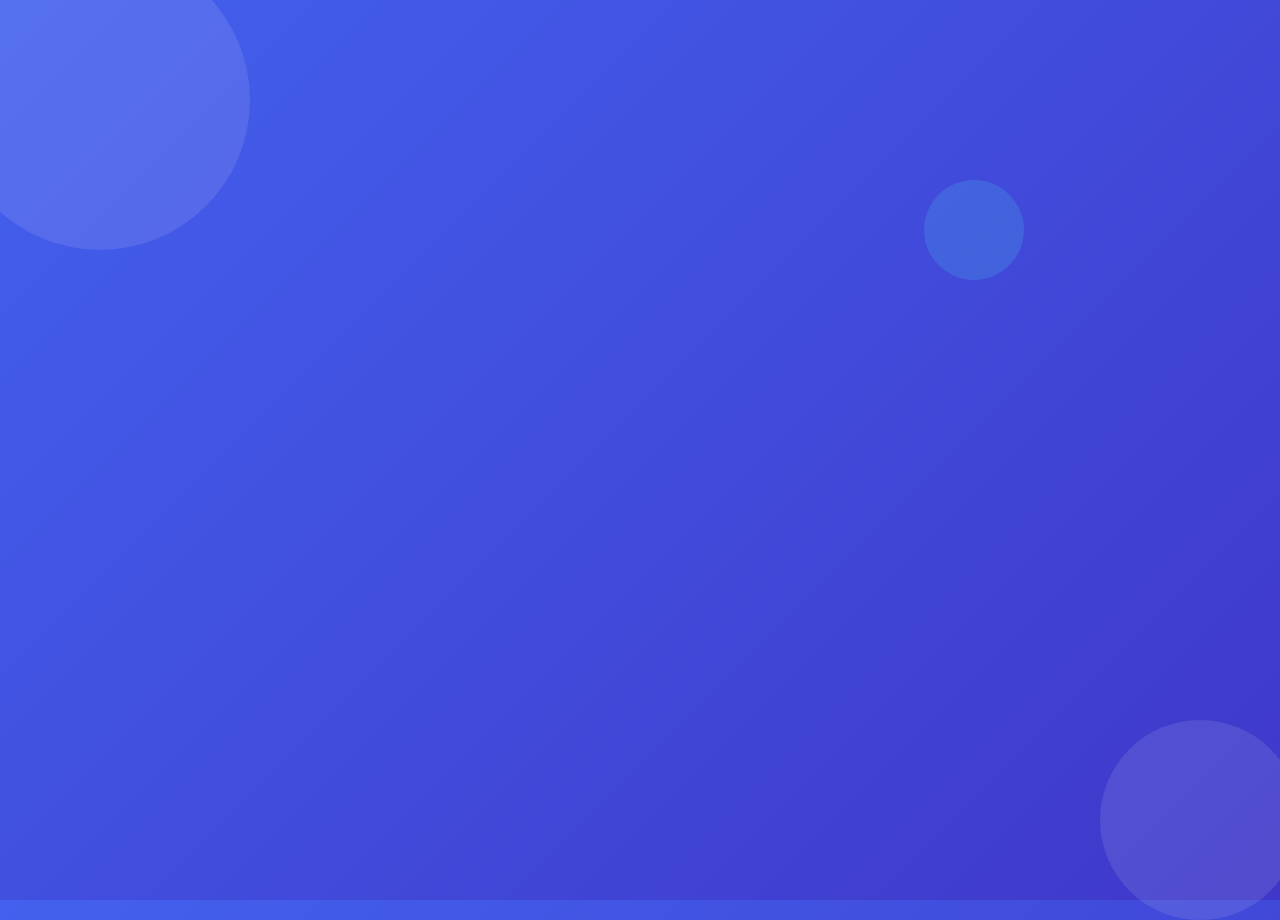
<file: src/main/resources/templates/login.html>
<!DOCTYPE html>
<html xmlns:th="http://www.thymeleaf.org">

<head>
    <meta charset="UTF-8">
    <meta name="viewport" content="width=device-width, initial-scale=1.0">
    <title>登录 - 高校就业信息管理系统</title>
    <link href="https://cdn.jsdelivr.net/npm/bootstrap@5.3.3/dist/css/bootstrap.min.css" rel="stylesheet">
    <!-- 引入 Google Fonts -->
    <link href="https://fonts.googleapis.com/css2?family=Outfit:wght@300;400;500;600;700&display=swap" rel="stylesheet">
    <link href="https://cdn.jsdelivr.net/npm/@fortawesome/fontawesome-free@6.0.0/css/all.min.css" rel="stylesheet">
    <style>
        body {
            font-family: 'Outfit', sans-serif;
            background: linear-gradient(135deg, #4361ee 0%, #3f37c9 100%);
            height: 100vh;
            display: flex;
            align-items: center;
            justify-content: center;
            margin: 0;
            overflow: hidden;
        }

        /* 动态背景球体 */
        .bg-shape {
            position: absolute;
            border-radius: 50%;
            background: rgba(255, 255, 255, 0.1);
            animation: float 20s infinite linear;
            z-index: 0;
        }

        .shape-1 {
            width: 300px;
            height: 300px;
            top: -50px;
            left: -50px;
        }

        .shape-2 {
            width: 200px;
            height: 200px;
            bottom: -20px;
            right: -20px;
            animation-duration: 15s;
        }

        .shape-3 {
            width: 100px;
            height: 100px;
            top: 20%;
            right: 20%;
            animation-duration: 12s;
            background: rgba(76, 201, 240, 0.2);
        }

        @keyframes float {
            0% {
                transform: translate(0, 0) rotate(0deg);
            }

            50% {
                transform: translate(20px, 20px) rotate(180deg);
            }

            100% {
                transform: translate(0, 0) rotate(360deg);
            }
        }

        .login-card {
            width: 100%;
            max-width: 420px;
            background: rgba(255, 255, 255, 0.9);
            backdrop-filter: blur(20px);
            border-radius: 20px;
            padding: 3rem;
            box-shadow: 0 15px 35px rgba(0, 0, 0, 0.2);
            position: relative;
            z-index: 1;
            transform: translateY(20px);
            opacity: 0;
            animation: fadeInUp 0.8s forwards;
        }

        @keyframes fadeInUp {
            to {
                transform: translateY(0);
                opacity: 1;
            }
        }

        .brand-logo {
            width: 70px;
            height: 70px;
            background: linear-gradient(135deg, #4361ee, #f72585);
            border-radius: 18px;
            display: flex;
            align-items: center;
            justify-content: center;
            color: #fff;
            font-size: 32px;
            margin: 0 auto 1.5rem;
            box-shadow: 0 8px 20px rgba(67, 97, 238, 0.3);
            transform: rotate(-10deg);
        }

        .login-title {
            text-align: center;
            margin-bottom: 2rem;
            color: #2b2d42;
            font-weight: 700;
        }

        .form-floating>.form-control {
            border-radius: 10px;
            border: 1px solid #e0e0e0;
            padding-left: 1rem;
        }

        .form-floating>.form-control:focus {
            border-color: #4361ee;
            box-shadow: 0 0 0 4px rgba(67, 97, 238, 0.1);
        }

        .btn-login {
            width: 100%;
            padding: 0.8rem;
            font-size: 1.1rem;
            border-radius: 12px;
            background: linear-gradient(90deg, #4361ee, #3f37c9);
            border: none;
            color: #fff;
            font-weight: 600;
            margin-top: 1.5rem;
            transition: all 0.3s;
            box-shadow: 0 8px 20px rgba(67, 97, 238, 0.3);
        }

        .btn-login:hover {
            transform: translateY(-2px);
            box-shadow: 0 12px 25px rgba(67, 97, 238, 0.4);
            background: linear-gradient(90deg, #3f37c9, #4361ee);
        }

        .footer-text {
            text-align: center;
            margin-top: 1.5rem;
            color: #6c757d;
            font-size: 0.9rem;
        }
    </style>
</head>

<body>
    <div class="bg-shape shape-1"></div>
    <div class="bg-shape shape-2"></div>
    <div class="bg-shape shape-3"></div>

    <div class="login-card">
        <div class="brand-logo">
            <i class="fas fa-graduation-cap"></i>
        </div>
        <h3 class="login-title">欢迎回来</h3>
        <p class="text-center text-muted mb-4">高校就业信息管理系统</p>

        <form th:action="@{/doLogin}" method="post">
            <div th:if="${param.error}" class="alert alert-danger py-2 text-center" role="alert">
                <i class="fas fa-exclamation-circle me-1"></i> 用户名或密码错误
            </div>
            <div th:if="${param.logout}" class="alert alert-success py-2 text-center" role="alert">
                <i class="fas fa-check-circle me-1"></i> 已成功退出登录
            </div>

            <div class="form-floating mb-3">
                <input type="text" class="form-control" id="username" name="username" placeholder="用户名" required
                    value="admin">
                <label for="username"><i class="fas fa-user me-2 text-muted"></i>用户名</label>
            </div>

            <div class="form-floating mb-3">
                <input type="password" class="form-control" id="password" name="password" placeholder="密码" required
                    value="123456">
                <label for="password"><i class="fas fa-lock me-2 text-muted"></i>密码</label>
            </div>

            <button type="submit" class="btn btn-login">
                登 录 <i class="fas fa-arrow-right ms-2"></i>
            </button>
        </form>

        <div class="footer-text">
            没有账号？<a href="/register" style="color: #4361ee; text-decoration: none;">立即注册</a>
        </div>
        <div class="text-center text-muted mt-2" style="font-size: 0.8rem;">
            &copy; 2025 University Employment System
        </div>
    </div>
</body>

</html>
</file>
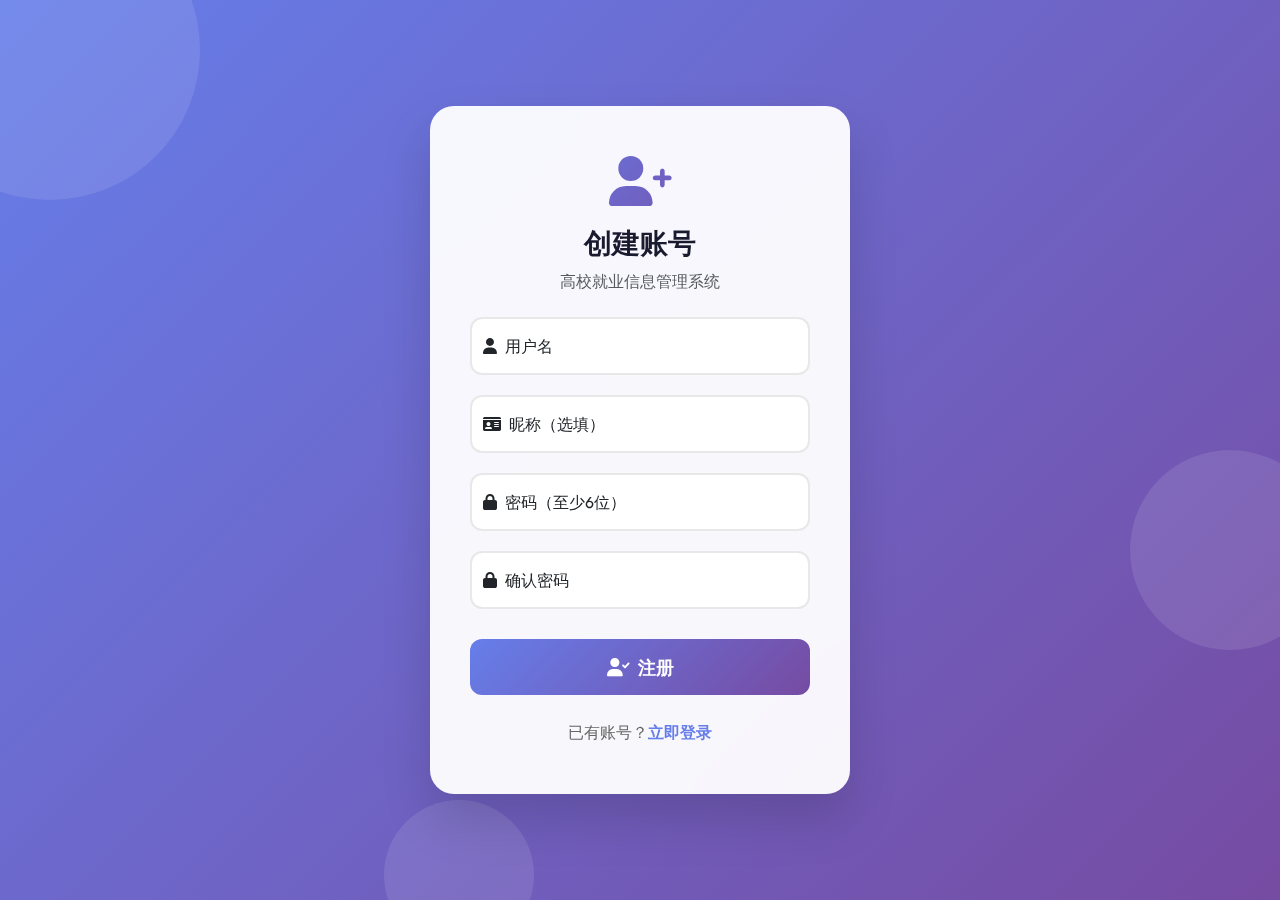
<file: src/main/resources/templates/register.html>
<!DOCTYPE html>
<html xmlns:th="http://www.thymeleaf.org">

<head>
    <meta charset="UTF-8">
    <meta name="viewport" content="width=device-width, initial-scale=1.0">
    <title>注册 - 高校就业信息管理系统</title>
    <link href="https://cdn.jsdelivr.net/npm/bootstrap@5.3.3/dist/css/bootstrap.min.css" rel="stylesheet">
    <link href="https://fonts.googleapis.com/css2?family=Outfit:wght@300;400;500;600;700&display=swap" rel="stylesheet">
    <link href="https://cdn.jsdelivr.net/npm/@fortawesome/fontawesome-free@6.0.0/css/all.min.css" rel="stylesheet">
    <style>
        * {
            margin: 0;
            padding: 0;
            box-sizing: border-box;
        }

        body {
            font-family: 'Outfit', sans-serif;
            min-height: 100vh;
            display: flex;
            align-items: center;
            justify-content: center;
            background: linear-gradient(135deg, #667eea 0%, #764ba2 100%);
            position: relative;
            overflow: hidden;
        }

        .bg-shapes {
            position: absolute;
            width: 100%;
            height: 100%;
            overflow: hidden;
            z-index: 0;
        }

        .shape {
            position: absolute;
            border-radius: 50%;
            background: rgba(255, 255, 255, 0.1);
            animation: float 15s infinite ease-in-out;
        }

        .shape:nth-child(1) {
            width: 300px;
            height: 300px;
            top: -100px;
            left: -100px;
            animation-delay: 0s;
        }

        .shape:nth-child(2) {
            width: 200px;
            height: 200px;
            top: 50%;
            right: -50px;
            animation-delay: 2s;
        }

        .shape:nth-child(3) {
            width: 150px;
            height: 150px;
            bottom: -50px;
            left: 30%;
            animation-delay: 4s;
        }

        @keyframes float {

            0%,
            100% {
                transform: translateY(0) rotate(0deg);
            }

            50% {
                transform: translateY(-30px) rotate(10deg);
            }
        }

        .register-card {
            background: rgba(255, 255, 255, 0.95);
            backdrop-filter: blur(20px);
            border-radius: 24px;
            padding: 50px 40px;
            width: 100%;
            max-width: 420px;
            box-shadow: 0 25px 50px rgba(0, 0, 0, 0.15);
            z-index: 1;
            position: relative;
        }

        .register-title {
            font-size: 28px;
            font-weight: 700;
            color: #1a1a2e;
            margin-bottom: 10px;
            text-align: center;
        }

        .form-floating {
            margin-bottom: 20px;
        }

        .form-floating .form-control {
            border: 2px solid #e8e8e8;
            border-radius: 12px;
            height: 56px;
            font-size: 16px;
            transition: all 0.3s;
        }

        .form-floating .form-control:focus {
            border-color: #667eea;
            box-shadow: 0 0 0 4px rgba(102, 126, 234, 0.1);
        }

        .btn-register {
            width: 100%;
            height: 56px;
            border-radius: 12px;
            font-size: 18px;
            font-weight: 600;
            background: linear-gradient(135deg, #667eea 0%, #764ba2 100%);
            border: none;
            color: #fff;
            cursor: pointer;
            transition: all 0.3s;
            margin-top: 10px;
        }

        .btn-register:hover {
            transform: translateY(-2px);
            box-shadow: 0 10px 30px rgba(102, 126, 234, 0.4);
        }

        .login-link {
            text-align: center;
            margin-top: 25px;
            color: #666;
        }

        .login-link a {
            color: #667eea;
            text-decoration: none;
            font-weight: 600;
        }

        .logo-icon {
            font-size: 50px;
            background: linear-gradient(135deg, #667eea 0%, #764ba2 100%);
            -webkit-background-clip: text;
            -webkit-text-fill-color: transparent;
            display: block;
            text-align: center;
            margin-bottom: 20px;
        }
    </style>
</head>

<body>
    <div class="bg-shapes">
        <div class="shape"></div>
        <div class="shape"></div>
        <div class="shape"></div>
    </div>
    <div class="register-card">
        <i class="fas fa-user-plus logo-icon"></i>
        <h3 class="register-title">创建账号</h3>
        <p class="text-center text-muted mb-4">高校就业信息管理系统</p>

        <div id="alertBox" class="alert d-none py-2 text-center" role="alert"></div>

        <form id="registerForm">
            <div class="form-floating">
                <input type="text" class="form-control" id="username" name="username" placeholder="用户名" required>
                <label for="username"><i class="fas fa-user me-2"></i>用户名</label>
            </div>
            <div class="form-floating">
                <input type="text" class="form-control" id="nickname" name="nickname" placeholder="昵称">
                <label for="nickname"><i class="fas fa-id-card me-2"></i>昵称（选填）</label>
            </div>
            <div class="form-floating">
                <input type="password" class="form-control" id="password" name="password" placeholder="密码" required>
                <label for="password"><i class="fas fa-lock me-2"></i>密码（至少6位）</label>
            </div>
            <div class="form-floating">
                <input type="password" class="form-control" id="confirmPassword" placeholder="确认密码" required>
                <label for="confirmPassword"><i class="fas fa-lock me-2"></i>确认密码</label>
            </div>
            <button type="submit" class="btn btn-register">
                <i class="fas fa-user-check me-2"></i>注册
            </button>
        </form>

        <div class="login-link">
            已有账号？<a href="/login">立即登录</a>
        </div>
    </div>

    <script src="https://cdn.jsdelivr.net/npm/jquery@3.6.0/dist/jquery.min.js"></script>
    <script>
        $('#registerForm').on('submit', function (e) {
            e.preventDefault();

            var password = $('#password').val();
            var confirmPassword = $('#confirmPassword').val();

            if (password !== confirmPassword) {
                showAlert('两次密码输入不一致', 'danger');
                return;
            }

            $.ajax({
                url: '/register',
                type: 'POST',
                contentType: 'application/json',
                data: JSON.stringify({
                    username: $('#username').val(),
                    password: password,
                    nickname: $('#nickname').val()
                }),
                success: function (res) {
                    if (res.success) {
                        showAlert(res.message, 'success');
                        setTimeout(function () {
                            window.location.href = '/login';
                        }, 1500);
                    } else {
                        showAlert(res.message, 'danger');
                    }
                },
                error: function () {
                    showAlert('注册失败，请稍后重试', 'danger');
                }
            });
        });

        function showAlert(msg, type) {
            $('#alertBox').removeClass('d-none alert-success alert-danger')
                .addClass('alert-' + type).text(msg);
        }
    </script>
</body>

</html>
</file>
